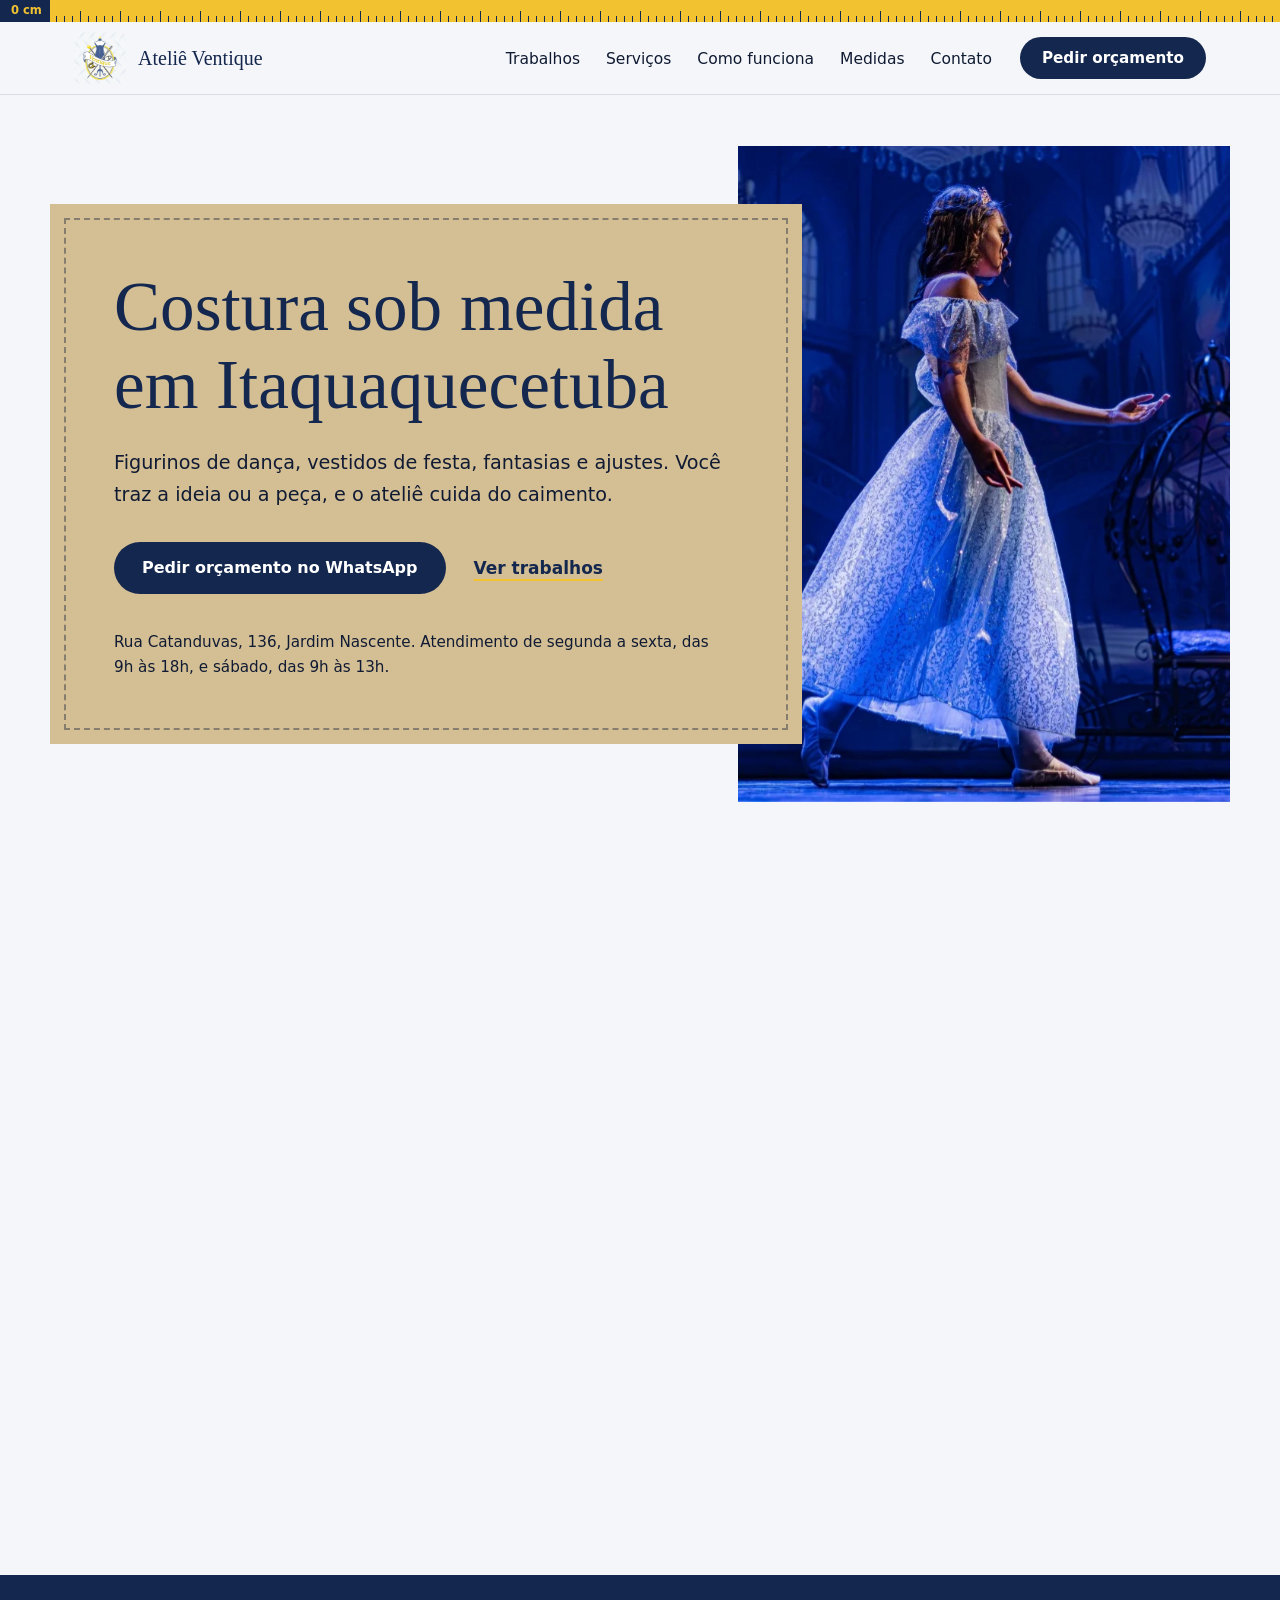
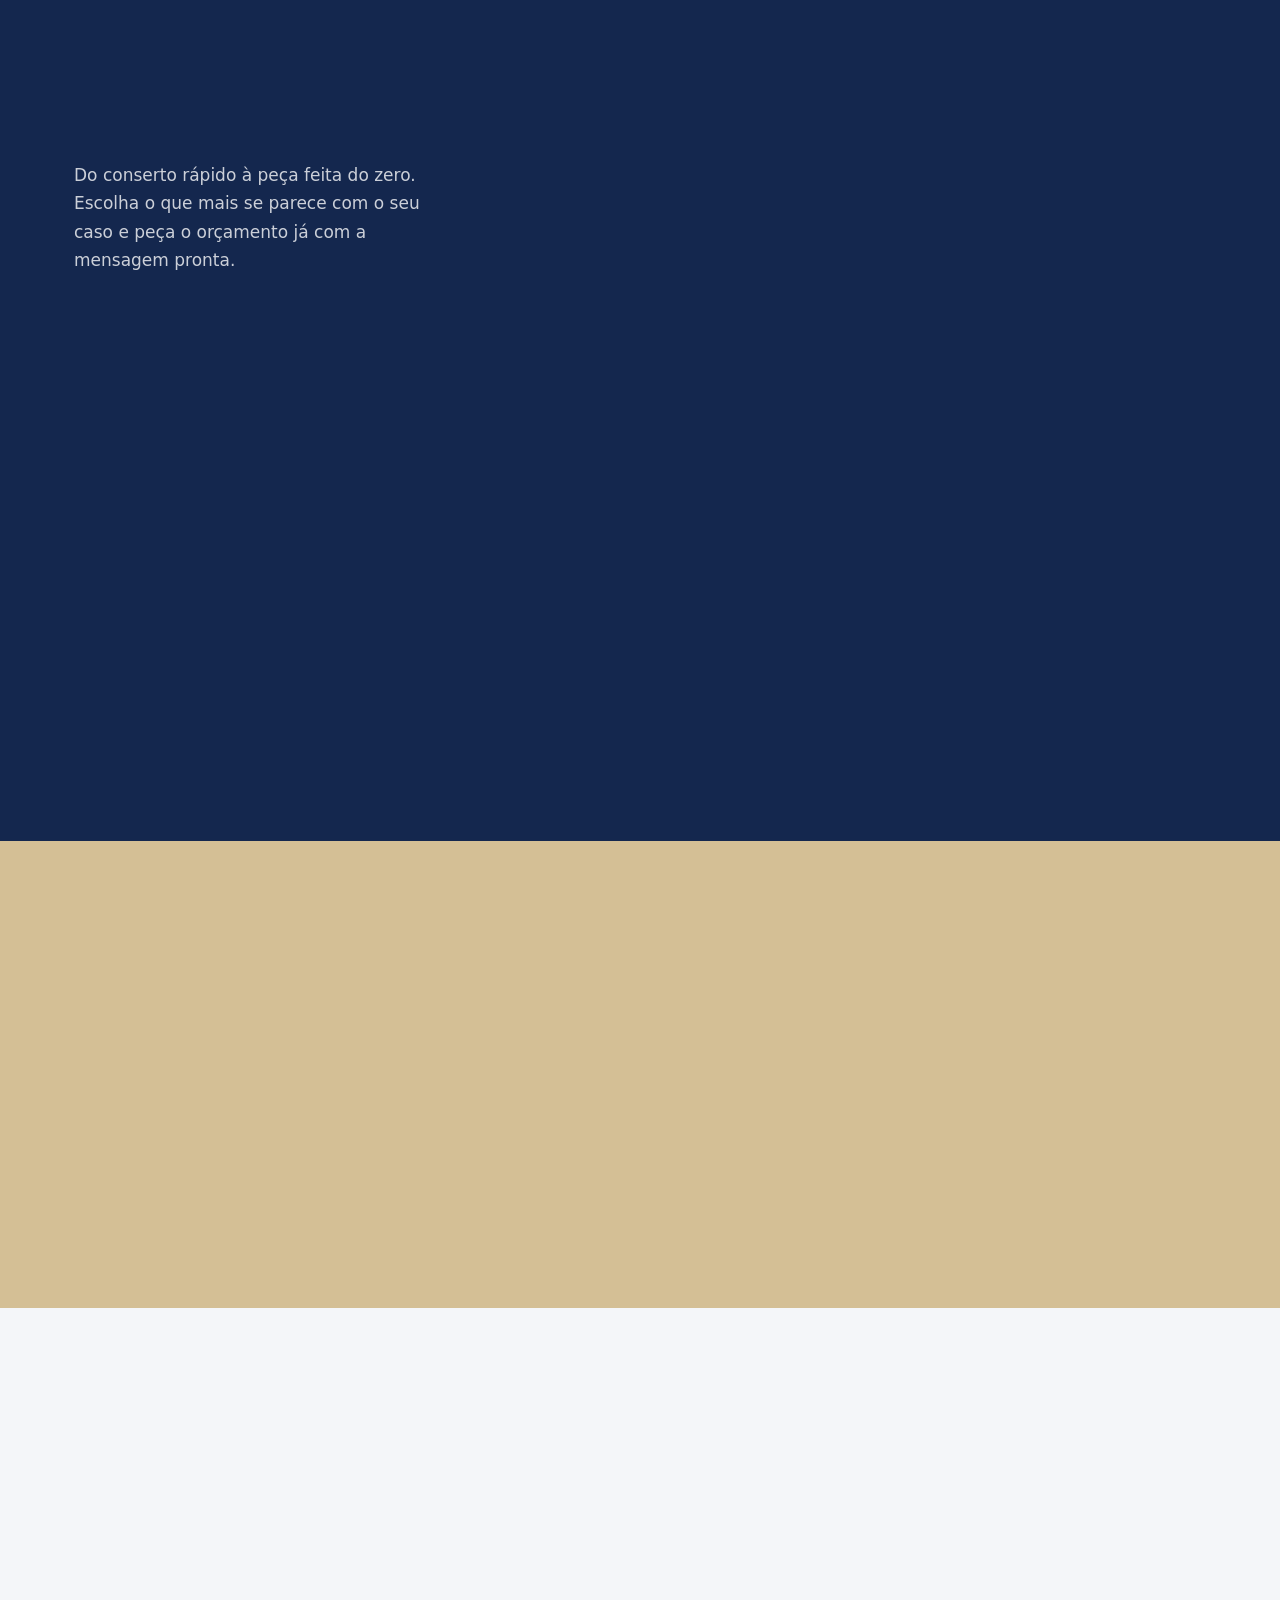
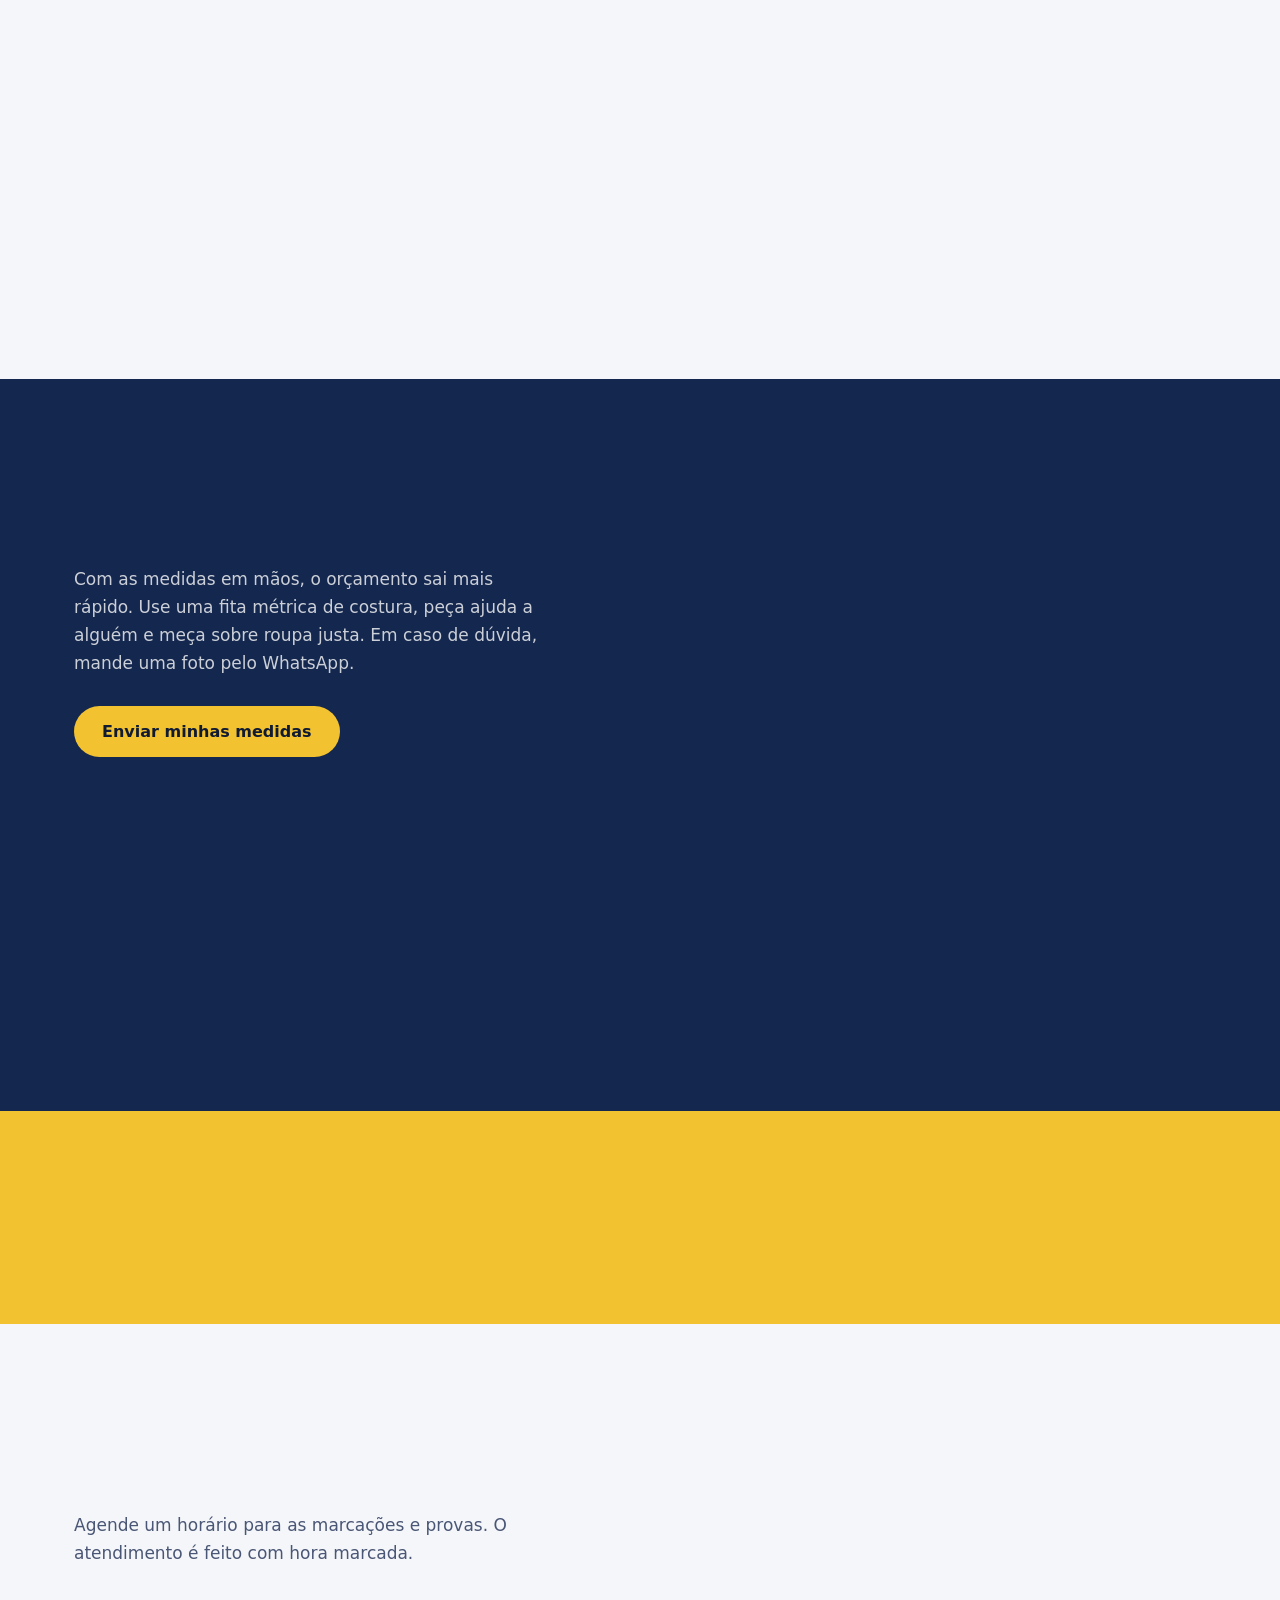
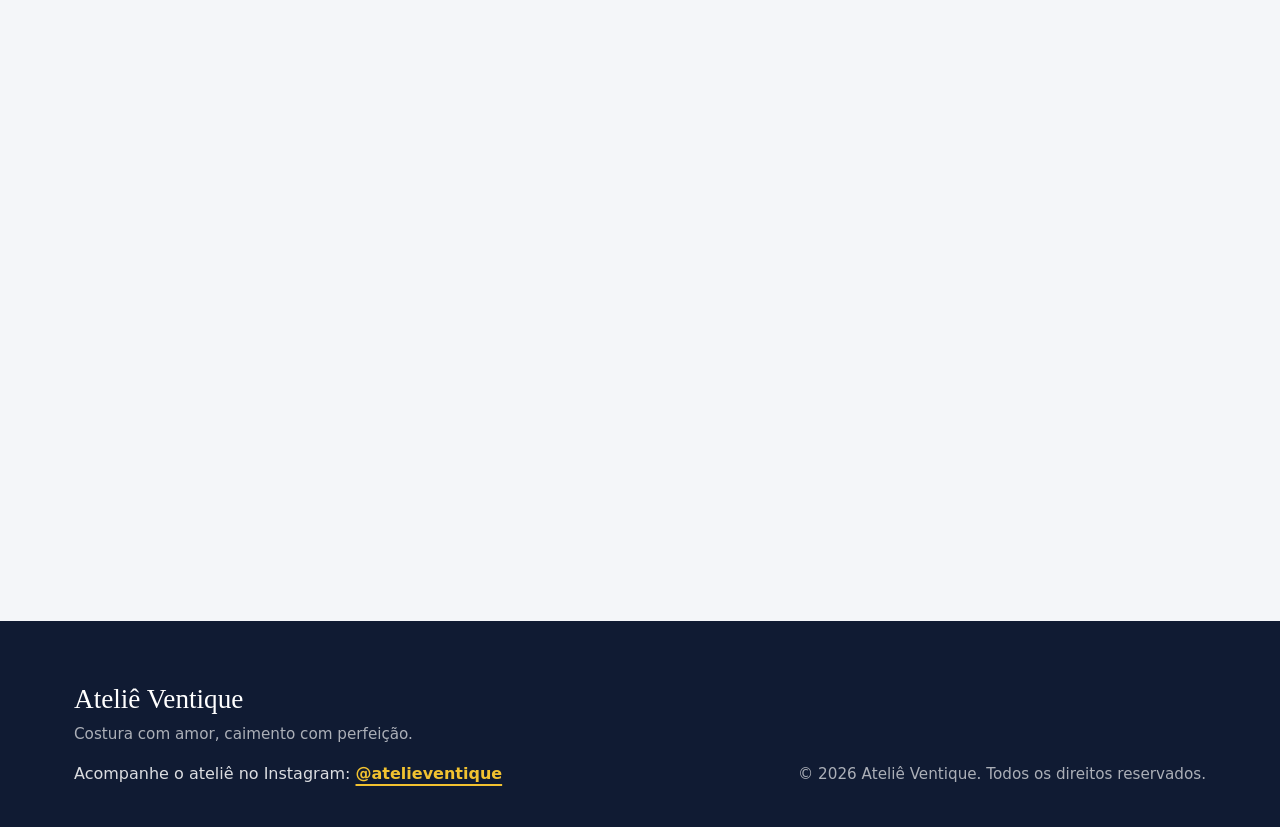
<file: index.html>
<!DOCTYPE html>
<html lang="pt-BR">
<head>
  <meta charset="UTF-8">
  <meta name="viewport" content="width=device-width, initial-scale=1">
  <meta http-equiv="Content-Security-Policy" content="default-src 'self'; script-src 'self'; style-src 'self' https://fonts.googleapis.com; font-src https://fonts.gstatic.com; img-src 'self' data:; connect-src 'none'; object-src 'none'; base-uri 'self'; form-action 'none'">
  <meta name="referrer" content="strict-origin-when-cross-origin">
  <title>Ateliê Ventique | Costura sob medida em Itaquaquecetuba</title>
  <meta name="description" content="Figurinos de dança, vestidos de festa, fantasias, ajustes e reformas feitos sob medida em Itaquaquecetuba. Peça seu orçamento pelo WhatsApp.">
  <meta property="og:title" content="Ateliê Ventique">
  <meta property="og:description" content="Costura sob medida, figurinos e ajustes em Itaquaquecetuba.">
  <meta property="og:type" content="website">
  <meta name="theme-color" content="#14274E">
  <link rel="icon" type="image/png" href="assets/web/favicon.png">

  <link rel="preconnect" href="https://fonts.googleapis.com">
  <link rel="preconnect" href="https://fonts.gstatic.com" crossorigin>
  <link href="https://fonts.googleapis.com/css2?family=Hanken+Grotesk:wght@400;500;600;700&family=Young+Serif&display=swap" rel="stylesheet">
  <link rel="stylesheet" href="index.css">
  <script src="flag.js"></script>

  <script type="application/ld+json">
  {
    "@context": "https://schema.org",
    "@type": "LocalBusiness",
    "name": "Ateliê Ventique",
    "description": "Costura sob medida, figurinos, fantasias, ajustes e reformas.",
    "telephone": "+55 11 96358-7995",
    "address": {
      "@type": "PostalAddress",
      "streetAddress": "Rua Catanduvas, 136 - Jardim Nascente",
      "addressLocality": "Itaquaquecetuba",
      "addressRegion": "SP",
      "postalCode": "08588-170",
      "addressCountry": "BR"
    },
    "openingHoursSpecification": [
      { "@type": "OpeningHoursSpecification", "dayOfWeek": ["Monday","Tuesday","Wednesday","Thursday","Friday"], "opens": "09:00", "closes": "18:00" },
      { "@type": "OpeningHoursSpecification", "dayOfWeek": "Saturday", "opens": "09:00", "closes": "13:00" }
    ],
    "sameAs": ["https://www.instagram.com/atelieventique/"]
  }
  </script>
</head>
<body>
  <a class="pular" href="#conteudo">Pular para o conteúdo</a>

  <!-- Fita métrica: acompanha a rolagem da página, de 0 a 150 cm -->
  <div class="fita" aria-hidden="true" id="fita">
    <span class="fita__agulha" id="fita-agulha"><span class="fita__valor" id="fita-valor">0 cm</span></span>
  </div>

  <header class="topo" id="topo">
    <div class="topo__interno">
      <a href="#inicio" class="marca" aria-label="Ateliê Ventique, ir para o início">
        <img src="assets/web/logo.webp" alt="" width="52" height="52">
        <span class="marca__nome">Ateliê Ventique</span>
      </a>

      <nav class="menu" id="menu" aria-label="Principal">
        <ul class="menu__lista">
          <li><a href="#trabalhos">Trabalhos</a></li>
          <li><a href="#servicos">Serviços</a></li>
          <li><a href="#como-funciona">Como funciona</a></li>
          <li><a href="#medidas">Medidas</a></li>
          <li><a href="#contato">Contato</a></li>
        </ul>
      </nav>

      <a class="botao botao--escuro topo__cta" href="https://wa.me/5511963587995?text=Ol%C3%A1!%20Gostaria%20de%20pedir%20um%20or%C3%A7amento." target="_blank" rel="noopener noreferrer">Pedir orçamento</a>
      <button class="topo__botao" id="menu-botao" type="button" aria-expanded="false" aria-controls="menu">Menu</button>
    </div>
  </header>

  <main id="conteudo">

    <!-- INÍCIO -->
    <section class="inicio" id="inicio">
      <div class="inicio__grade">
        <div class="papel">
          <h1 class="papel__titulo">Costura sob medida em Itaquaquecetuba</h1>
          <p class="papel__texto">Figurinos de dança, vestidos de festa, fantasias e ajustes. Você traz a ideia ou a peça, e o ateliê cuida do caimento.</p>
          <div class="papel__acoes">
            <a class="botao botao--escuro" href="https://wa.me/5511963587995?text=Ol%C3%A1!%20Gostaria%20de%20pedir%20um%20or%C3%A7amento." target="_blank" rel="noopener noreferrer">Pedir orçamento no WhatsApp</a>
            <a class="link" href="#trabalhos">Ver trabalhos</a>
          </div>
          <p class="papel__rodape">Rua Catanduvas, 136, Jardim Nascente. Atendimento de segunda a sexta, das 9h às 18h, e sábado, das 9h às 13h.</p>
        </div>

        <figure class="inicio__foto">
          <img src="assets/web/bailarina.webp" alt="Bailarina em cena com um vestido azul claro de renda e tule, figurino feito no ateliê" width="647" height="862" fetchpriority="high">
        </figure>
      </div>
    </section>

    <!-- TRABALHOS -->
    <section class="secao" id="trabalhos">
      <div class="miolo">
        <h2 class="secao__titulo">Peças que saíram do ateliê</h2>

        <div class="trabalhos">

          <figure class="trabalho">
            <div class="moldura"><img src="assets/web/palhaco.webp" alt="Fantasia infantil de palhaço com tutu de tule colorido e laço vermelho" width="1079" height="1080" loading="lazy" decoding="async"></div>
            <figcaption><strong>Fantasias</strong> Tutus, laços e detalhes coloridos para festas e apresentações.</figcaption>
          </figure>

          <figure class="trabalho">
            <div class="moldura"><img src="assets/web/soldado.webp" alt="Criança em cena vestindo traje vermelho de soldadinho com chapéu azul" width="1080" height="1083" loading="lazy" decoding="async"></div>
            <figcaption><strong>Trajes de personagem</strong> Casacas, galões e acabamentos que precisam de corte firme.</figcaption>
          </figure>

          <div class="trabalhos__chamada">
            <p>Tem uma peça em mente? Envie uma foto ou um desenho e conversaremos sobre o seu pedido.</p>
            <a class="botao botao--escuro" href="https://wa.me/5511963587995?text=Ol%C3%A1!%20Tenho%20uma%20ideia%20de%20pe%C3%A7a%20e%20gostaria%20de%20conversar." target="_blank" rel="noopener noreferrer">Enviar minha ideia</a>
          </div>
        </div>
      </div>
    </section>

    <!-- SERVIÇOS -->
    <section class="secao secao--azul" id="servicos">
      <div class="miolo servicos">
        <div class="servicos__intro">
          <h2 class="secao__titulo">O que o ateliê faz</h2>
          <p>Do conserto rápido à peça feita do zero. Escolha o que mais se parece com o seu caso e peça o orçamento já com a mensagem pronta.</p>
        </div>

        <ul class="servicos__lista">
          <li class="servico">
            <div>
              <h3>Costura sob medida</h3>
              <p>Roupas feitas do zero para o seu corpo, de vestidos a peças de alfaiataria.</p>
            </div>
            <a class="servico__link" href="https://wa.me/5511963587995?text=Ol%C3%A1!%20Gostaria%20de%20um%20or%C3%A7amento%20de%20costura%20sob%20medida." target="_blank" rel="noopener noreferrer">Pedir orçamento<span class="sr"> de costura sob medida</span></a>
          </li>
          <li class="servico">
            <div>
              <h3>Figurinos de dança</h3>
              <p>Ballet, jazz e apresentações de escola, com acabamento que aguenta o palco.</p>
            </div>
            <a class="servico__link" href="https://wa.me/5511963587995?text=Ol%C3%A1!%20Gostaria%20de%20um%20or%C3%A7amento%20de%20figurino%20de%20dan%C3%A7a." target="_blank" rel="noopener noreferrer">Pedir orçamento<span class="sr"> de figurino de dança</span></a>
          </li>
          <li class="servico">
            <div>
              <h3>Vestidos de festa</h3>
              <p>Formaturas, casamentos e eventos, feitos ou ajustados para cair bem em você.</p>
            </div>
            <a class="servico__link" href="https://wa.me/5511963587995?text=Ol%C3%A1!%20Gostaria%20de%20um%20or%C3%A7amento%20para%20vestido%20de%20festa." target="_blank" rel="noopener noreferrer">Pedir orçamento<span class="sr"> de vestido de festa</span></a>
          </li>
          <li class="servico">
            <div>
              <h3>Fantasias</h3>
              <p>Infantis e adultas, para festas, escola e teatro.</p>
            </div>
            <a class="servico__link" href="https://wa.me/5511963587995?text=Ol%C3%A1!%20Gostaria%20de%20um%20or%C3%A7amento%20de%20fantasia." target="_blank" rel="noopener noreferrer">Pedir orçamento<span class="sr"> de fantasia</span></a>
          </li>
          <li class="servico">
            <div>
              <h3>Ajustes e reformas</h3>
              <p>Barra, cintura, zíper, manga. Aquela peça querida que deixou de servir volta a vestir bem.</p>
            </div>
            <a class="servico__link" href="https://wa.me/5511963587995?text=Ol%C3%A1!%20Gostaria%20de%20um%20or%C3%A7amento%20de%20ajuste%20ou%20reforma." target="_blank" rel="noopener noreferrer">Pedir orçamento<span class="sr"> de ajuste ou reforma</span></a>
          </li>
        </ul>
      </div>
    </section>

    <!-- COMO FUNCIONA -->
    <section class="secao secao--molde" id="como-funciona">
      <div class="miolo">
        <h2 class="secao__titulo">Como funciona</h2>
        <ol class="etapas">
          <li class="etapa">
            <h3>Você conta o que precisa</h3>
            <p>Mande uma foto da peça ou da ideia pelo WhatsApp.</p>
          </li>
          <li class="etapa">
            <h3>Medidas e orçamento</h3>
            <p>Combinamos medidas, tecido e valor antes de começar.</p>
          </li>
          <li class="etapa">
            <h3>Prova</h3>
            <p>Com a peça no corpo, ajustamos o caimento até ficar certo.</p>
          </li>
          <li class="etapa">
            <h3>Retirada</h3>
            <p>Você busca no ateliê na data combinada.</p>
          </li>
        </ol>
      </div>
    </section>

    <!-- SOBRE -->
    <section class="secao" id="sobre">
      <div class="miolo sobre">
        <div class="sobre__fotos">
          <figure class="sobre__foto sobre__foto--a">
            <img src="assets/web/aline.webp" alt="Costureira cortando tecido sobre o molde de papel na mesa do ateliê" width="1600" height="1200" loading="lazy" decoding="async">
          </figure>
          <figure class="sobre__foto sobre__foto--b">
            <img src="assets/web/costurando.webp" alt="Costureira trabalhando na máquina overloque no ateliê" width="1600" height="1067" loading="lazy" decoding="async">
          </figure>
        </div>
        <div class="sobre__texto">
          <h2 class="secao__titulo">Mais de 10 anos de costura</h2>
          <p>O Ateliê Ventique nasceu do gosto pela costura e da vontade de atender cada pessoa com calma. Cada peça é cortada, montada e provada aqui, no ateliê.</p>
          <p>O que o ateliê promete é simples: acabamento caprichado, prazo combinado e respeito pela roupa que você já tem. Antes de comprar uma peça nova, vale ver se uma reforma resolve.</p>
        </div>
      </div>
    </section>

    <!-- MEDIDAS -->
    <section class="secao secao--azul" id="medidas">
      <div class="miolo medidas">
        <div class="medidas__intro">
          <h2 class="secao__titulo">Como tirar suas medidas</h2>
          <p>Com as medidas em mãos, o orçamento sai mais rápido. Use uma fita métrica de costura, peça ajuda a alguém e meça sobre roupa justa. Em caso de dúvida, mande uma foto pelo WhatsApp.</p>
          <a class="botao botao--claro" href="https://wa.me/5511963587995?text=Ol%C3%A1!%20Vou%20enviar%20minhas%20medidas." target="_blank" rel="noopener noreferrer">Enviar minhas medidas</a>
        </div>

        <div class="medidas__lista">
          <details name="medida" class="medida" open>
            <summary>Busto</summary>
            <p>Passe a fita ao redor da parte mais cheia do busto, por cima das costas. Mantenha a fita reta e paralela ao chão, sem apertar.</p>
          </details>
          <details name="medida" class="medida">
            <summary>Cintura</summary>
            <p>Meça na parte mais fina do tronco, normalmente um pouco acima do umbigo. Respire normalmente e não encolha a barriga.</p>
          </details>
          <details name="medida" class="medida">
            <summary>Quadril</summary>
            <p>Passe a fita ao redor da parte mais larga do quadril, sobre o bumbum, mantendo-a nivelada.</p>
          </details>
          <details name="medida" class="medida">
            <summary>Ombro a ombro</summary>
            <p>Nas costas, meça de uma ponta do ombro até a outra, onde a costura da manga ficaria.</p>
          </details>
          <details name="medida" class="medida">
            <summary>Comprimento da peça</summary>
            <p>Do ponto mais alto do ombro até onde a peça deve terminar. Para saias, meça da cintura até a barra.</p>
          </details>
          <details name="medida" class="medida">
            <summary>Manga</summary>
            <p>Do ombro até o punho, com o braço levemente dobrado.</p>
          </details>
        </div>
      </div>
    </section>

    <!-- AVISO -->
    <section class="aviso" aria-labelledby="aviso-titulo">
      <div class="miolo aviso__interno">
        <div>
          <h2 id="aviso-titulo" class="aviso__titulo">Fim de ano chegando</h2>
          <p>Recitais, formaturas e festas costumam encher a agenda. Se você precisa de figurino, vestido ou ajuste, chame com antecedência.</p>
        </div>
        <a class="botao botao--escuro" href="https://wa.me/5511963587995?text=Ol%C3%A1!%20Quero%20reservar%20um%20hor%C3%A1rio%20para%20as%20festas%20de%20fim%20de%20ano." target="_blank" rel="noopener noreferrer">Reservar horário</a>
      </div>
    </section>

    <!-- CONTATO -->
    <section class="secao" id="contato">
      <div class="miolo contato">
        <div class="contato__info">
          <h2 class="secao__titulo">Venha ao ateliê</h2>
          <p>Agende um horário para as marcações e provas. O atendimento é feito com hora marcada.</p>

          <dl class="dados">
            <div>
              <dt>Endereço</dt>
              <dd>Rua Catanduvas, 136, Jardim Nascente<br>Itaquaquecetuba, SP, CEP 08588-170<br>
                <a class="link" href="https://www.google.com/maps/dir/?api=1&amp;destination=Rua+Catanduvas+136+Jardim+Nascente+Itaquaquecetuba+SP" target="_blank" rel="noopener noreferrer">Como chegar</a>
              </dd>
            </div>
            <div>
              <dt>WhatsApp</dt>
              <dd><a class="link" href="https://wa.me/5511963587995" target="_blank" rel="noopener noreferrer">(11) 96358-7995</a></dd>
            </div>
            <div>
              <dt>Horário</dt>
              <dd>Segunda a sexta, das 9h às 18h<br>Sábado, das 9h às 13h</dd>
            </div>
            <div>
              <dt>Instagram</dt>
              <dd><a class="link" href="https://www.instagram.com/atelieventique/" target="_blank" rel="noopener noreferrer">@atelieventique</a></dd>
            </div>
          </dl>
        </div>

        <form class="formulario" id="formulario" novalidate autocomplete="on">
          <h3 class="formulario__titulo">Peça seu orçamento</h3>
          <p class="formulario__texto">Preencha e o WhatsApp abre com a mensagem pronta. Nada fica guardado neste site.</p>

          <div class="campo">
            <label for="nome">Seu nome</label>
            <input type="text" id="nome" name="nome" autocomplete="name" maxlength="80" required aria-describedby="erro-nome">
            <p class="campo__erro" id="erro-nome" role="alert"></p>
          </div>

          <div class="campo">
            <label for="telefone">Seu WhatsApp, com DDD</label>
            <input type="tel" id="telefone" name="telefone" inputmode="tel" autocomplete="tel-national" placeholder="(11) 99999-9999" maxlength="16" required aria-describedby="erro-telefone">
            <p class="campo__erro" id="erro-telefone" role="alert"></p>
          </div>

          <div class="campo">
            <label for="mensagem">O que você precisa?</label>
            <textarea id="mensagem" name="mensagem" rows="4" maxlength="600" required placeholder="Ex.: ajustar a cintura de um vestido de festa" aria-describedby="erro-mensagem"></textarea>
            <p class="campo__erro" id="erro-mensagem" role="alert"></p>
          </div>

          <!-- Campo-armadilha contra robôs: pessoas não veem nem preenchem -->
          <div class="armadilha" aria-hidden="true">
            <label for="site">Não preencha este campo</label>
            <input type="text" id="site" name="site" tabindex="-1" autocomplete="off">
          </div>

          <button class="botao botao--escuro botao--cheio" type="submit">Abrir WhatsApp com a mensagem</button>
          <p class="formulario__status" id="formulario-status" role="status"></p>
        </form>
      </div>
    </section>
  </main>

  <footer class="rodape">
    <div class="miolo rodape__interno">
      <div>
        <p class="rodape__nome">Ateliê Ventique</p>
        <p class="rodape__lema">Costura com amor, caimento com perfeição.</p>
        <p class="rodape__social">Acompanhe o ateliê no Instagram: <a href="https://www.instagram.com/atelieventique/" target="_blank" rel="noopener noreferrer">@atelieventique</a></p>
      </div>
      <p class="rodape__copia">&copy; 2026 Ateliê Ventique. Todos os direitos reservados.</p>
    </div>
  </footer>

  <script src="assets/motion.min.js"></script>
  <script src="index.js"></script>
  <script src="movimento.js"></script>
</body>
</html>
</file>
<file: index.css>
/* ==========================================================================
   Ateliê Ventique
   Ideia: papel de molde, fita métrica e o azul do palco.
   Cores tiradas da logo e das fotos reais do ateliê.
   ========================================================================== */
:root {
  --tinta: #101b33;
  --marinho: #14274e;
  --palco: #2d49a6;
  --fita: #f2c230;
  --molde: #d4bf95;
  --papel: #f4f6f9;
  --branco: #ffffff;
  --suave: #4a5675;

  --fonte-titulo: "Young Serif", Georgia, serif;
  --fonte-texto: "Hanken Grotesk", system-ui, sans-serif;

  --fita-altura: 22px;
  --topo-altura: 72px;
  --largura: 1180px;
  --espaco-secao: clamp(64px, 9vw, 120px);

  --ease-out: cubic-bezier(0.23, 1, 0.32, 1);
  --ease-in-out: cubic-bezier(0.77, 0, 0.175, 1);
}

*, *::before, *::after { box-sizing: border-box; margin: 0; padding: 0; }

html {
  scroll-behavior: smooth;
  scroll-padding-top: calc(var(--fita-altura) + var(--topo-altura) + 12px);
}

body {
  padding-top: var(--fita-altura);
  font-family: var(--fonte-texto);
  font-size: 1.0625rem;
  line-height: 1.65;
  color: var(--tinta);
  background: var(--papel);
  -webkit-font-smoothing: antialiased;
}

img { display: block; max-width: 100%; height: auto; }
ul, ol { list-style: none; }
a { color: inherit; }

h1, h2, h3 {
  font-family: var(--fonte-titulo);
  font-weight: 400;
  line-height: 1.12;
  color: var(--marinho);
  text-wrap: balance;
}

p { max-width: 62ch; color: var(--suave); }

:focus-visible { outline: 3px solid var(--palco); outline-offset: 3px; }

.sr {
  position: absolute; width: 1px; height: 1px; overflow: hidden;
  clip: rect(0 0 0 0); white-space: nowrap;
}

.pular {
  position: absolute; left: 16px; top: -80px; z-index: 100;
  padding: 10px 16px; background: var(--marinho); color: var(--branco);
}
.pular:focus { top: calc(var(--fita-altura) + 8px); }

.miolo { width: 100%; max-width: var(--largura); margin: 0 auto; padding: 0 24px; }

/* ---------- Fita métrica (acompanha a rolagem) ---------- */
.fita {
  position: fixed; inset: 0 0 auto 0; z-index: 70;
  height: var(--fita-altura);
  background-color: var(--fita);
  background-image:
    linear-gradient(to right, var(--marinho) 1px, transparent 1px),
    linear-gradient(to right, var(--marinho) 1px, transparent 1px);
  background-size: 8px 6px, 40px 11px;
  background-repeat: repeat-x;
  background-position: left bottom, left bottom;
  pointer-events: none;
}
.fita__agulha {
  position: absolute; top: 0; left: 0; height: 100%; width: 3px;
  background: var(--marinho);
  transform: translateX(var(--x, 0px));
}
.fita__valor {
  position: absolute; top: 0; bottom: 0; left: 3px;
  display: flex; align-items: center; padding: 0 8px;
  font-size: 0.72rem; font-weight: 700; line-height: 1;
  color: var(--fita); background: var(--marinho);
  white-space: nowrap;
}
.fita__agulha.fita__agulha--fim .fita__valor { left: auto; right: 3px; }

/* ---------- Topo ---------- */
.topo {
  position: sticky; top: var(--fita-altura); z-index: 60;
  background: rgba(244, 246, 249, 0.94);
  backdrop-filter: blur(8px);
  border-bottom: 1px solid rgba(20, 39, 78, 0.12);
}
.topo__interno {
  max-width: var(--largura); margin: 0 auto; padding: 0 24px;
  min-height: var(--topo-altura);
  display: flex; align-items: center; gap: 28px;
}
.marca { display: flex; align-items: center; gap: 12px; text-decoration: none; margin-right: auto; }
.marca img { border-radius: 8px; }
.marca__nome { font-family: var(--fonte-titulo); font-size: 1.25rem; color: var(--marinho); }

.menu__lista { display: flex; gap: 26px; }
.menu__lista a {
  text-decoration: none; font-weight: 500; font-size: 0.97rem; color: var(--tinta);
  padding: 6px 0; background: linear-gradient(var(--marinho), var(--marinho)) left bottom / 0 2px no-repeat;
  transition: background-size 0.25s ease;
}
.menu__lista a:hover { background-size: 100% 2px; }

.topo__botao {
  display: none; font: inherit; font-weight: 600; color: var(--marinho);
  background: none; border: 2px solid var(--marinho); padding: 8px 16px; cursor: pointer;
}

/* ---------- Botões e links ---------- */
.botao {
  display: inline-flex; align-items: center; justify-content: center;
  padding: 14px 26px; font: inherit; font-weight: 600; font-size: 1rem; line-height: 1.2;
  text-decoration: none; cursor: pointer; border: 2px solid transparent;
  border-radius: 999px;
  transition: background-color 160ms ease, color 160ms ease, border-color 160ms ease, scale 160ms var(--ease-out);
}
.botao--escuro { background: var(--marinho); color: var(--branco); }
.botao--escuro:hover { background: var(--palco); }
.botao--claro { background: var(--fita); color: var(--tinta); }
.botao--claro:hover { background: var(--branco); }
.botao--cheio { width: 100%; }
.topo__cta { padding: 10px 20px; font-size: 0.95rem; }

.link {
  font-weight: 600; color: var(--marinho);
  text-decoration: underline; text-decoration-thickness: 2px; text-underline-offset: 5px;
  text-decoration-color: var(--fita);
}
.link:hover { text-decoration-color: var(--marinho); }

/* ---------- Seções ---------- */
.secao { padding: var(--espaco-secao) 0; }
.secao--azul { background: var(--marinho); }
.secao--molde { background: var(--molde); }
.secao__titulo { font-size: clamp(1.9rem, 3.6vw, 2.9rem); margin-bottom: 20px; }

/* ---------- Início ---------- */
.inicio { padding: clamp(24px, 4vw, 56px) 24px 0; }
.inicio__grade {
  max-width: var(--largura); margin: 0 auto;
  display: grid; grid-template-columns: minmax(0, 7fr) minmax(0, 5fr); align-items: center;
}
.papel {
  position: relative; z-index: 2; margin-right: -64px;
  padding: clamp(32px, 5vw, 76px);
  background: var(--molde);
}
.papel::before {
  content: ""; position: absolute; inset: 14px;
  border: 2px dashed rgba(16, 27, 51, 0.4);
  pointer-events: none;
}
.papel__titulo { position: relative; font-size: clamp(2.4rem, 5.4vw, 4.7rem); color: var(--marinho); margin-bottom: 24px; }
.papel__texto { position: relative; font-size: 1.2rem; color: var(--tinta); margin-bottom: 32px; }
.papel__acoes { position: relative; display: flex; flex-wrap: wrap; align-items: center; gap: 12px 28px; margin-bottom: 36px; }
.papel__rodape { position: relative; font-size: 0.95rem; color: var(--tinta); }

.inicio__foto { position: relative; z-index: 1; }
.inicio__foto img { width: 100%; aspect-ratio: 3 / 4; object-fit: cover; object-position: center top; }
.inicio__foto figcaption, .trabalho figcaption { font-size: 0.92rem; color: var(--suave); }
.inicio__foto figcaption { padding-top: 10px; }

/* ---------- Trabalhos ---------- */
.trabalhos {
  display: grid; gap: 28px; align-items: start;
  grid-template-columns: repeat(3, minmax(0, 1fr));
  margin-top: 40px;
}
.trabalho img { width: 100%; aspect-ratio: 1 / 1; object-fit: cover; }
.trabalho figcaption { padding-top: 12px; max-width: 42ch; }
.trabalho figcaption strong { display: block; font-family: var(--fonte-titulo); font-weight: 400; font-size: 1.2rem; color: var(--marinho); }
.trabalhos__chamada {
  align-self: center;
  display: flex; flex-direction: column; align-items: flex-start; gap: 20px;
}
.trabalhos__chamada p { font-size: 1.15rem; color: var(--tinta); }

/* ---------- Serviços ---------- */
.servicos { display: grid; grid-template-columns: minmax(0, 4fr) minmax(0, 7fr); gap: clamp(32px, 6vw, 88px); align-items: start; }
.servicos__intro { position: sticky; top: calc(var(--fita-altura) + var(--topo-altura) + 32px); }
.servicos__intro .secao__titulo { color: var(--branco); }
.servicos__intro p { color: rgba(255, 255, 255, 0.78); }
.servico {
  display: flex; align-items: center; justify-content: space-between; gap: 24px;
  padding: 26px 0; border-bottom: 1px dashed rgba(255, 255, 255, 0.35);
}
.servico:first-child { padding-top: 0; }
.servico h3 { font-size: 1.45rem; color: var(--branco); margin-bottom: 6px; }
.servico p { color: rgba(255, 255, 255, 0.75); font-size: 1rem; }
.servico__link {
  flex-shrink: 0; font-weight: 600; color: var(--fita); text-decoration: underline;
  text-underline-offset: 5px; text-decoration-thickness: 2px;
}
.servico__link:hover { color: var(--branco); }

/* ---------- Como funciona ---------- */
.etapas {
  display: grid; grid-template-columns: repeat(4, minmax(0, 1fr)); gap: 32px;
  margin-top: 44px; counter-reset: etapa;
}
.etapa { position: relative; padding-top: 28px; border-top: 2px dashed rgba(16, 27, 51, 0.5); counter-increment: etapa; }
.etapa::before {
  content: counter(etapa);
  position: absolute; top: -17px; left: 0;
  width: 32px; height: 32px; display: grid; place-items: center;
  font-family: var(--fonte-titulo); font-size: 1.05rem;
  color: var(--molde); background: var(--marinho); border-radius: 50%;
}
.etapa h3 { font-size: 1.3rem; margin-bottom: 8px; }
.etapa p { color: var(--tinta); font-size: 1rem; }

/* ---------- Sobre ---------- */
.sobre { display: grid; grid-template-columns: minmax(0, 6fr) minmax(0, 5fr); gap: clamp(32px, 6vw, 88px); align-items: center; }
.sobre__fotos { position: relative; padding-bottom: 18%; }
.sobre__foto img { width: 100%; object-fit: cover; }
.sobre__foto--a { width: 78%; }
.sobre__foto--a img { aspect-ratio: 4 / 3; }
.sobre__foto--b { position: absolute; right: 0; bottom: 0; width: 56%; border: 8px solid var(--papel); }
.sobre__foto--b img { aspect-ratio: 3 / 2; }
.sobre__texto p + p { margin-top: 18px; }

/* ---------- Medidas ---------- */
.medidas { display: grid; grid-template-columns: minmax(0, 5fr) minmax(0, 6fr); gap: clamp(32px, 6vw, 88px); align-items: start; }
.medidas__intro .secao__titulo { color: var(--branco); }
.medidas__intro p { color: rgba(255, 255, 255, 0.78); margin-bottom: 28px; }
.medida { border-bottom: 1px solid rgba(255, 255, 255, 0.25); }
.medida:first-child { border-top: 1px solid rgba(255, 255, 255, 0.25); }
.medida summary {
  display: flex; align-items: center; justify-content: space-between; gap: 16px;
  padding: 18px 0; cursor: pointer; list-style: none;
  font-family: var(--fonte-titulo); font-size: 1.3rem; color: var(--branco);
}
.medida summary::-webkit-details-marker { display: none; }
.medida summary::after { content: "+"; font-family: var(--fonte-texto); font-size: 1.6rem; color: var(--fita); line-height: 1; transition: transform 260ms var(--ease-out); }
.medida[open] summary::after { transform: rotate(45deg); }
.medida summary:focus-visible { outline-color: var(--fita); }
.medida p { padding-bottom: 20px; color: rgba(255, 255, 255, 0.8); font-size: 1rem; }

/* ---------- Aviso ---------- */
.aviso { background: var(--fita); padding: clamp(36px, 5vw, 56px) 0; }
.aviso__interno { display: flex; align-items: center; justify-content: space-between; gap: 24px 48px; flex-wrap: wrap; }
.aviso__titulo { font-size: clamp(1.5rem, 2.6vw, 2.1rem); margin-bottom: 8px; }
.aviso p { color: var(--tinta); }

/* ---------- Contato ---------- */
.contato { display: grid; grid-template-columns: minmax(0, 5fr) minmax(0, 6fr); gap: clamp(32px, 6vw, 88px); align-items: start; }
.dados { margin-top: 32px; display: grid; gap: 22px; }
.dados dt { font-weight: 700; color: var(--marinho); margin-bottom: 2px; }
.dados dd { color: var(--tinta); }

.formulario { background: var(--branco); padding: clamp(24px, 4vw, 44px); border-top: 6px solid var(--marinho); box-shadow: 0 1px 0 rgba(20, 39, 78, 0.12); }
.formulario__titulo { font-size: 1.7rem; margin-bottom: 8px; }
.formulario__texto { font-size: 0.97rem; margin-bottom: 24px; }
.campo { margin-bottom: 18px; }
.campo label { display: block; font-weight: 600; font-size: 0.95rem; margin-bottom: 6px; color: var(--tinta); }
.campo input, .campo textarea {
  width: 100%; font: inherit; color: var(--tinta);
  padding: 12px 14px; background: var(--papel);
  border: 2px solid rgba(20, 39, 78, 0.25); border-radius: 4px;
}
.campo input:focus-visible, .campo textarea:focus-visible { outline: 3px solid var(--palco); outline-offset: 1px; border-color: var(--palco); }
.campo textarea { resize: vertical; min-height: 110px; }
.campo--invalido input, .campo--invalido textarea { border-color: #b3261e; }
.campo__erro { min-height: 0; margin-top: 6px; font-size: 0.9rem; color: #b3261e; }
.campo__erro:empty { display: none; }
.armadilha { position: absolute; left: -9999px; width: 1px; height: 1px; overflow: hidden; }
.formulario__status { margin-top: 14px; font-size: 0.95rem; color: var(--marinho); }
.formulario__status:empty { display: none; }

/* ---------- Rodapé ---------- */
.rodape { background: var(--tinta); padding: 56px 0 40px; }
.rodape__interno { display: flex; flex-wrap: wrap; align-items: flex-end; justify-content: space-between; gap: 20px; }
.rodape__nome { font-family: var(--fonte-titulo); font-size: 1.7rem; color: var(--branco); }
.rodape__lema, .rodape__copia { color: rgba(255, 255, 255, 0.65); font-size: 0.95rem; }
.rodape__social { margin-top: 14px; color: rgba(255, 255, 255, 0.85); font-size: 1rem; }
.rodape__social a { color: var(--fita); font-weight: 600; text-decoration: underline; text-decoration-thickness: 2px; text-underline-offset: 5px; }
.rodape__social a:hover { color: var(--branco); }
.rodape__social a:focus-visible { outline-color: var(--fita); }

/* ==========================================================================
   Responsivo
   ========================================================================== */
@media (max-width: 1000px) {
  .inicio__grade { grid-template-columns: minmax(0, 1fr); }
  .papel { margin-right: 0; }
  .inicio__foto { max-width: 460px; margin: -32px 24px 0 auto; }
  .trabalhos { grid-template-columns: repeat(2, minmax(0, 1fr)); }
  .trabalhos__chamada { grid-column: 1 / -1; }
  .servicos, .medidas, .contato, .sobre { grid-template-columns: minmax(0, 1fr); }
  .servicos__intro { position: static; }
  .etapas { grid-template-columns: repeat(2, minmax(0, 1fr)); gap: 40px 28px; }
  .sobre__fotos { order: 2; }
}

@media (max-width: 820px) {
  :root { --topo-altura: 64px; }
  .topo__botao { display: block; }
  .topo__cta { display: none; }
  .menu {
    position: absolute; top: 100%; left: 0; right: 0;
    background: var(--papel); border-bottom: 1px solid rgba(20, 39, 78, 0.12);
    padding: 8px 24px 20px; display: none;
  }
  .menu.menu--aberto { display: block; }
  .menu__lista { flex-direction: column; gap: 0; }
  .menu__lista a { display: block; padding: 14px 0; font-size: 1.1rem; background-image: none; border-bottom: 1px dashed rgba(20, 39, 78, 0.25); }
}

@media (max-width: 560px) {
  body { font-size: 1rem; }
  .marca__nome { font-size: 1.1rem; }
  .inicio { padding-left: 0; padding-right: 0; }
  .inicio__foto { margin-right: 16px; }
  .trabalhos { grid-template-columns: minmax(0, 1fr); }
  .servico { flex-direction: column; align-items: flex-start; gap: 12px; }
  .etapas { grid-template-columns: minmax(0, 1fr); }
  .botao { width: 100%; }
  .papel__acoes { flex-direction: column; align-items: stretch; text-align: center; }
  .aviso__interno .botao { width: 100%; }
}



/* ---------- Página 404 ---------- */
body.pagina-simples { padding-top: 0; }
.topo--simples { top: 0; }
.papel--erro { margin-right: 0; max-width: 760px; }

/* ==========================================================================
   Movimento (v2): mesmas ideias da loja Use Lari's, adaptadas ao molde e à fita.
   Regras: só transform/opacity, curvas fortes, <300 ms na interface,
   hover só em ponteiro fino, nada se mexe com "reduzir movimento".
   ========================================================================== */

/* Resposta ao toque */
.botao, .servico__link, .topo__botao, .link { transition-property: background-color, color, border-color, text-decoration-color, scale; transition-duration: 160ms; transition-timing-function: var(--ease-out); }
.botao:active, .topo__botao:active { scale: 0.97; }
.botao { will-change: auto; }

/* Cabeçalho ganha profundidade ao rolar */
.topo { transition: box-shadow 240ms var(--ease-out), background-color 240ms var(--ease-out); }
.topo--rolou { box-shadow: 0 10px 24px -18px rgba(16, 27, 51, 0.55); background: rgba(244, 246, 249, 0.98); }

/* Menu: seção atual fica sublinhada */
.menu__lista a[aria-current="true"] { background-size: 100% 2px; }

/* Entrada da primeira dobra (só com JS) */
.js .papel__titulo .pal { display: inline-block; overflow: hidden; vertical-align: bottom; padding: 0.06em 0 0.14em; margin: -0.06em 0 -0.14em; }
.js .papel__titulo .pal > span, .js .secao__titulo .pal > span { display: inline-block; will-change: transform; }
.js .secao__titulo .pal { display: inline-block; overflow: hidden; vertical-align: bottom; padding: 0.06em 0 0.14em; margin: -0.06em 0 -0.14em; }
.js .inicio .papel__texto, .js .inicio .papel__acoes, .js .inicio .papel__rodape { opacity: 0; transform: translateY(14px); animation: aparece 700ms var(--ease-out) forwards; }
.js .inicio .papel__texto { animation-delay: 520ms; }
.js .inicio .papel__acoes { animation-delay: 620ms; }
.js .inicio .papel__rodape { animation-delay: 720ms; }
.js .inicio__foto { overflow: hidden; clip-path: inset(0 0 100% 0); animation: cortina 1000ms var(--ease-in-out) 150ms forwards; }
.js .inicio__foto img { scale: 1.12; animation: assenta 1400ms var(--ease-out) 150ms forwards; will-change: transform; }
@keyframes aparece { to { opacity: 1; transform: none; } }
@keyframes cortina { to { clip-path: inset(0 0 0 0); } }
@keyframes assenta { to { scale: 1; } }

/* Revelar ao rolar, em sequência (cada item usa --i) */
.js .revela { opacity: 0; transform: translateY(18px); transition: opacity 560ms var(--ease-out), transform 560ms var(--ease-out); transition-delay: calc(var(--i, 0) * 70ms); }
.js .revela.revela--on { opacity: 1; transform: none; }

/* Trabalhos: moldura recorta o zoom, brilho segue o ponteiro */
.moldura { position: relative; overflow: hidden; }
.moldura img { transition: transform 520ms var(--ease-out); will-change: auto; }
.moldura::after { content: ""; position: absolute; inset: 0; pointer-events: none; opacity: 0; transition: opacity 240ms var(--ease-out); background: radial-gradient(260px circle at var(--mx, 50%) var(--my, 30%), rgba(255, 255, 255, 0.34), transparent 62%); }

/* Serviços: seta que corre e linha que acende */
.servico { transition: padding-left 260ms var(--ease-out), border-color 260ms var(--ease-out); }
.servico__link::after { content: " \2192"; display: inline-block; transition: transform 220ms var(--ease-out); }

/* Etapas: o número "assenta" quando a etapa entra */
.etapa::before { transition: transform 420ms var(--ease-out); }
.js .etapa.revela:not(.revela--on)::before { transform: scale(0.6); }

/* Medidas: abre e fecha com suavidade (onde o navegador suporta) */
.medida::details-content { block-size: 0; overflow: clip; transition: block-size 260ms var(--ease-out), content-visibility 260ms allow-discrete; }
.medida[open]::details-content { block-size: auto; }
@supports (interpolate-size: allow-keywords) { :root { interpolate-size: allow-keywords; } }

/* Formulário: erros e status entram suaves */
.campo__erro, .formulario__status { animation: aparece 220ms var(--ease-out) both; }
.campo input, .campo textarea { transition: border-color 160ms ease, box-shadow 160ms ease; }

/* Botões que puxam levemente (translate individual, não briga com o scale do :active) */
.botao { translate: var(--tx, 0px) var(--ty, 0px); }

@media (hover: hover) and (pointer: fine) {
  .botao--escuro:hover { background: var(--palco); }
  .servico:hover { padding-left: 12px; border-bottom-color: rgba(255, 255, 255, 0.7); }
  .servico:hover .servico__link::after { transform: translateX(5px); }
  .trabalho:hover .moldura img { transform: scale(1.05); }
  .trabalho:hover .moldura::after { opacity: 1; }
}
@media (hover: none) {
  .botao--escuro:hover { background: var(--marinho); }
  .botao--claro:hover { background: var(--fita); }
}

@media (prefers-reduced-motion: reduce) {
  html { scroll-behavior: auto; }
  *, *::before, *::after { transition: none !important; animation: none !important; }
  .js .revela, .js .inicio .papel__texto, .js .inicio .papel__acoes, .js .inicio .papel__rodape { opacity: 1; transform: none; }
  .js .inicio__foto { clip-path: none; }
  .js .inicio__foto img { scale: 1; }
}

/* ==========================================================================
   Celulares estreitos (ex.: Galaxy S23, 360 px): o título longo não pode
   alargar a página. Com a fonte real, "Itaquaquecetuba" passava da caixa.
   ========================================================================== */
h1, h2, h3 { overflow-wrap: break-word; hyphens: auto; }
.papel, .papel > *, .servico > div, .sobre__texto, .formulario, .dados dd { min-width: 0; overflow-wrap: break-word; }
html, body { overflow-x: clip; }

@media (max-width: 560px) {
  .papel { padding: 30px 22px; }
  .papel::before { inset: 10px; }
  .papel__titulo { font-size: clamp(1.8rem, 9vw, 2.5rem); }
  .papel__texto { font-size: 1.08rem; }
  .secao__titulo { font-size: clamp(1.7rem, 7.6vw, 2.2rem); }
  .miolo { padding: 0 20px; }
  .formulario { padding: 22px 18px; }
}
</file>
